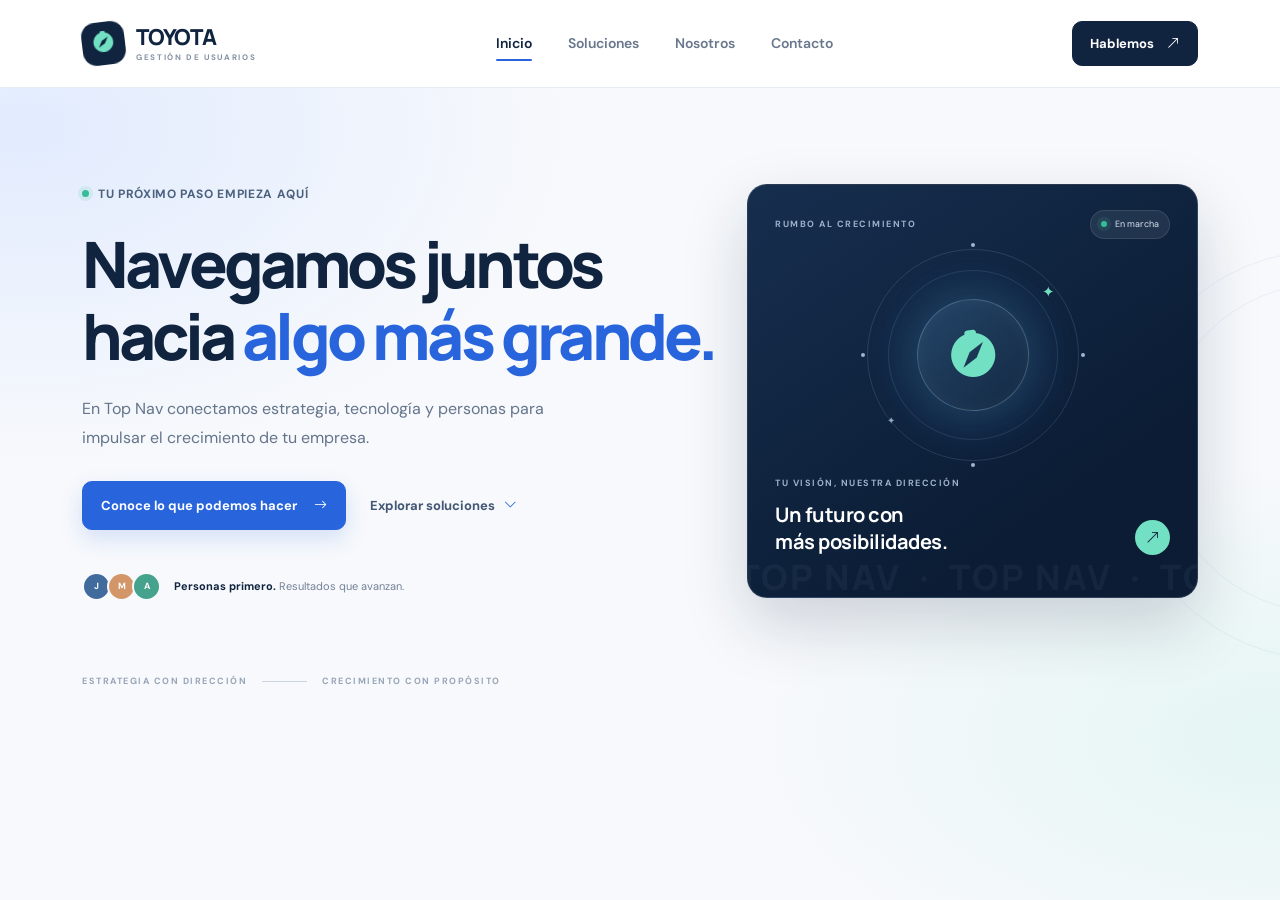
<file: src/index.html>
<!doctype html>
<html lang="es">
  <head>
    <meta charset="utf-8">
    <meta name="viewport" content="width=device-width, initial-scale=1">
    <meta name="theme-color" content="#f7f9fc">
    <meta name="description" content="Top Nav: soluciones para llevar tu empresa al siguiente nivel.">
    <title>Top Nav | Inicio</title>
    <link rel="preconnect" href="https://fonts.googleapis.com">
    <link rel="preconnect" href="https://fonts.gstatic.com" crossorigin>
    <link href="https://fonts.googleapis.com/css2?family=DM+Sans:wght@400;500;600;700&family=Manrope:wght@500;600;700;800&display=swap" rel="stylesheet">
    <link href="https://cdn.jsdelivr.net/npm/bootstrap@5.3.3/dist/css/bootstrap.min.css" rel="stylesheet">
    <link href="https://cdn.jsdelivr.net/npm/bootstrap-icons@1.11.3/font/bootstrap-icons.min.css" rel="stylesheet">
    <link href="assets/css/styles.css" rel="stylesheet">
  </head>
  <body>
    <header id="navbar-container" aria-live="polite"></header>

    <main>
      <section class="hero-section" id="inicio">
        <div class="hero-glow hero-glow-one" aria-hidden="true"></div>
        <div class="hero-glow hero-glow-two" aria-hidden="true"></div>
        <div class="container position-relative">
          <div class="row align-items-center gy-5">
            <div class="col-lg-7">
              <span class="eyebrow"><span class="eyebrow-dot"></span> Tu próximo paso empieza aquí</span>
              <h1>Navegamos juntos<br>hacia <span>algo más grande.</span></h1>
              <p class="hero-description">
                En Top Nav conectamos estrategia, tecnología y personas para impulsar el crecimiento de tu empresa.
              </p>
              <div class="hero-actions" id="contacto">
                <a class="btn btn-primary hero-primary-btn" href="#soluciones">
                  Conoce lo que podemos hacer
                  <i class="bi bi-arrow-right" aria-hidden="true"></i>
                </a>
                <a class="hero-secondary-link" href="#soluciones">
                  Explorar soluciones <i class="bi bi-chevron-down" aria-hidden="true"></i>
                </a>
              </div>
              <div class="trust-note">
                <div class="trust-avatars" aria-hidden="true">
                  <span>J</span><span>M</span><span>A</span>
                </div>
                <p><strong>Personas primero.</strong> Resultados que avanzan.</p>
              </div>
            </div>

            <div class="col-lg-5">
              <div class="hero-card" id="soluciones">
                <div class="hero-card-topline">
                  <span class="card-label">RUMBO AL CRECIMIENTO</span>
                  <span class="status-pill"><span></span> En marcha</span>
                </div>
                <div class="compass-art" aria-hidden="true">
                  <div class="compass-ring compass-ring-outer"></div>
                  <div class="compass-ring compass-ring-inner"></div>
                  <div class="compass-center"><i class="bi bi-compass-fill"></i></div>
                  <span class="compass-tick tick-top"></span>
                  <span class="compass-tick tick-right"></span>
                  <span class="compass-tick tick-bottom"></span>
                  <span class="compass-tick tick-left"></span>
                  <span class="compass-sparkle sparkle-one">✦</span>
                  <span class="compass-sparkle sparkle-two">✦</span>
                </div>
                <div class="hero-card-caption">
                  <div>
                    <span class="caption-label">TU VISIÓN, NUESTRA DIRECCIÓN</span>
                    <h2>Un futuro con<br>más posibilidades.</h2>
                  </div>
                  <span class="caption-arrow"><i class="bi bi-arrow-up-right" aria-hidden="true"></i></span>
                </div>
                <div class="card-decoration" aria-hidden="true">TOP NAV&nbsp; · &nbsp;TOP NAV&nbsp; · &nbsp;TOP NAV&nbsp; ·</div>
              </div>
            </div>
          </div>
          <div class="hero-footer" id="nosotros">
            <span>ESTRATEGIA CON DIRECCIÓN</span>
            <span class="hero-footer-line"></span>
            <span>CRECIMIENTO CON PROPÓSITO</span>
          </div>
        </div>
      </section>
    </main>

    <script src="https://cdn.jsdelivr.net/npm/bootstrap@5.3.3/dist/js/bootstrap.bundle.min.js"></script>
    <script src="assets/js/app.js"></script>
  </body>
</html>
</file>
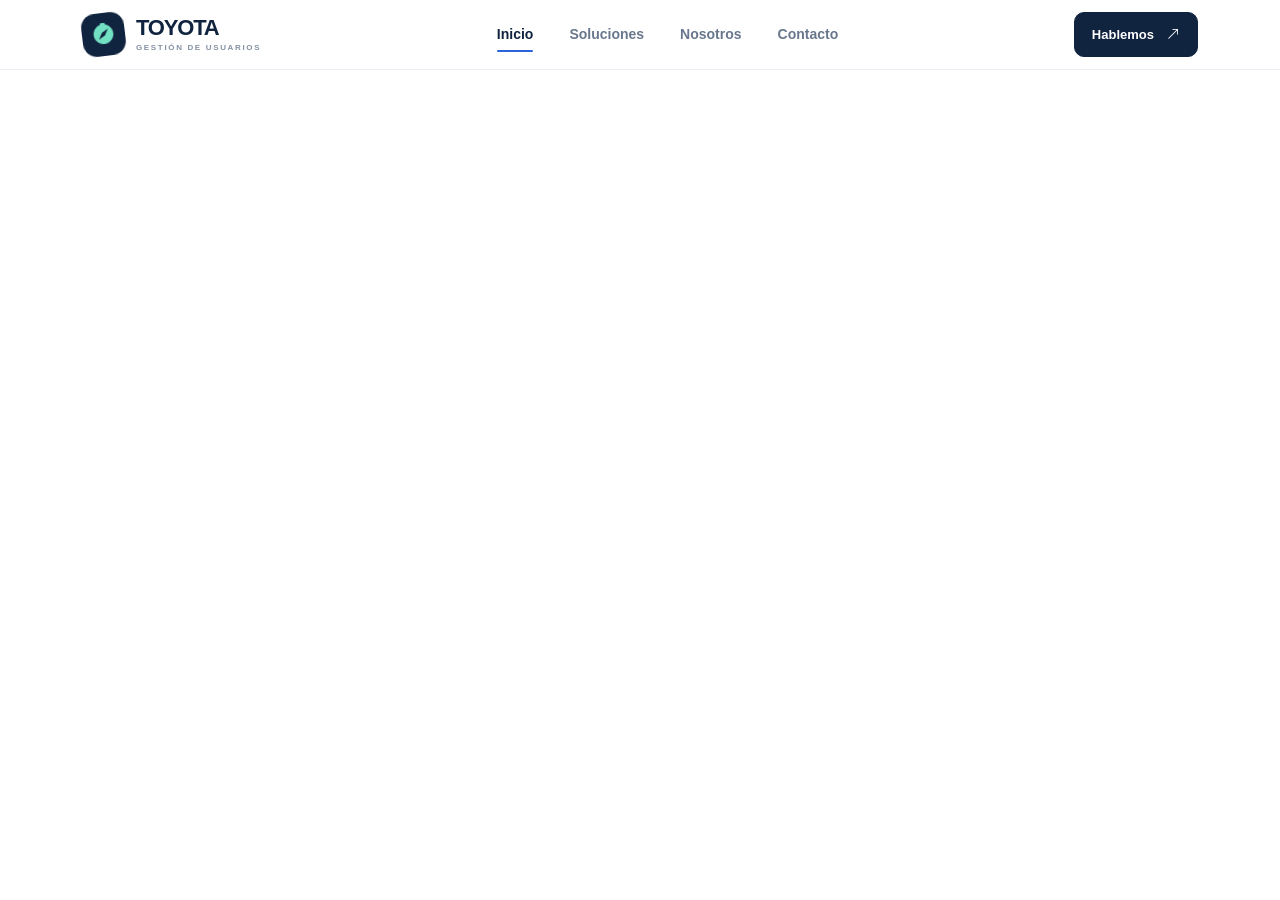
<file: src/components/navbar-frame.html>
<!doctype html>
<html lang="es">
  <head>
    <meta charset="utf-8">
    <meta name="viewport" content="width=device-width, initial-scale=1">
    <link href="https://cdn.jsdelivr.net/npm/bootstrap@5.3.3/dist/css/bootstrap.min.css" rel="stylesheet">
    <link href="https://cdn.jsdelivr.net/npm/bootstrap-icons@1.11.3/font/bootstrap-icons.min.css" rel="stylesheet">
    <link href="../assets/css/styles.css" rel="stylesheet">
    <style>
      body { overflow: hidden; background: transparent; }
      #navbar-container { min-height: 64px; }
      .topnav-navbar { min-height: 64px; }
    </style>
  </head>
  <body>
    <div id="navbar-container"></div>
    <script src="https://cdn.jsdelivr.net/npm/bootstrap@5.3.3/dist/js/bootstrap.bundle.min.js"></script>
    <script>
      const navbarContainer = document.querySelector("#navbar-container");

      async function loadNavbar() {
        try {
          const response = await fetch("./navbar.html");
          if (!response.ok) {
            throw new Error(`Error ${response.status}`);
          }

          navbarContainer.innerHTML = await response.text();
          navbarContainer.querySelectorAll("a").forEach((link) => {
            link.target = "_top";
          });
          const navbar = navbarContainer.querySelector(".topnav-navbar");
          const reportHeight = () => {
            const height = Math.ceil(navbar.getBoundingClientRect().height);
            window.parent.postMessage({ type: "navbar-height", height }, window.location.origin);
          };
          new ResizeObserver(reportHeight).observe(navbar);
          reportHeight();
        } catch (error) {
          console.error("No se pudo cargar el navbar:", error);
          navbarContainer.textContent = "No se pudo cargar la navegación.";
          window.parent.postMessage({ type: "navbar-height", height: 64 }, window.location.origin);
        }
      }

      loadNavbar();
    </script>
  </body>
</html>
</file>
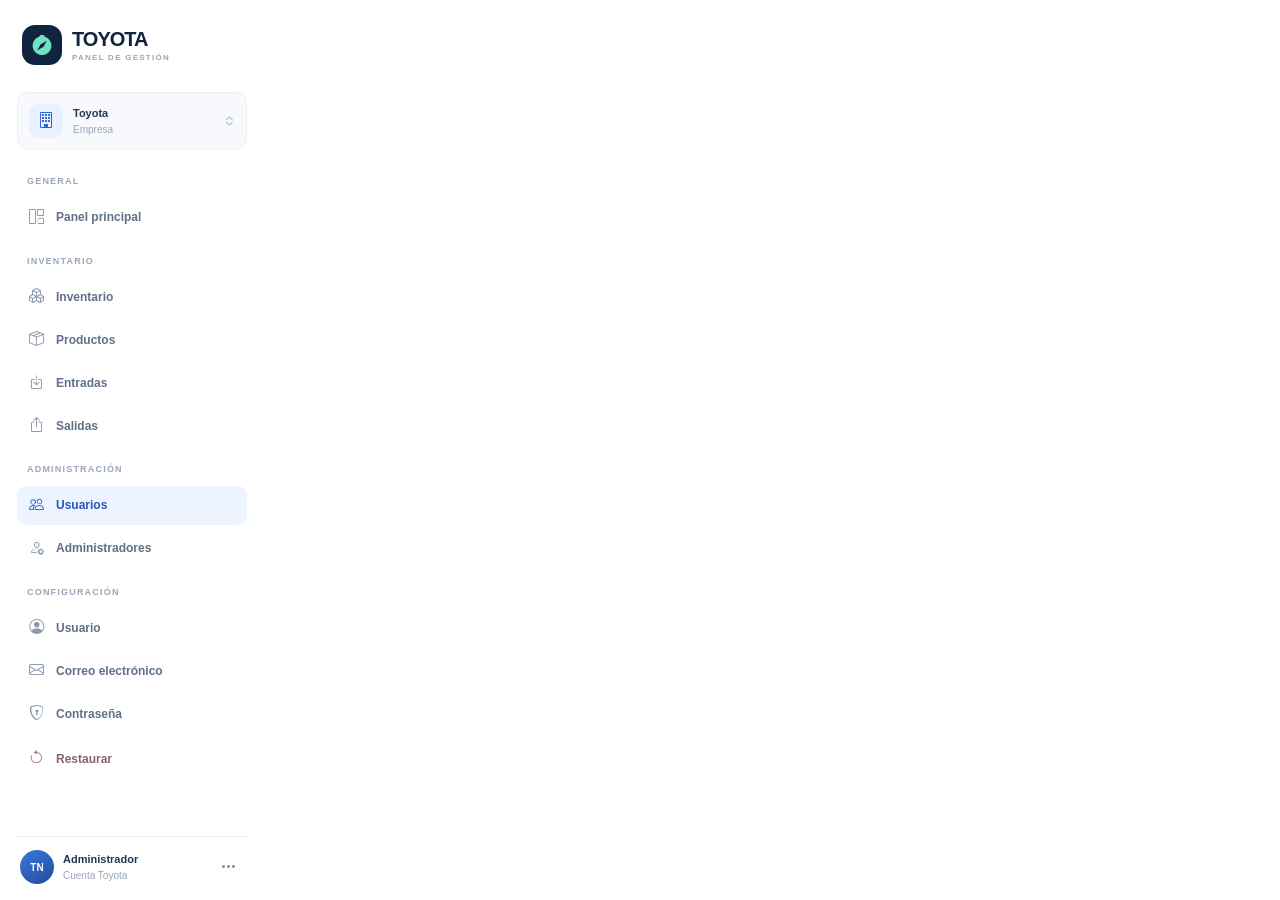
<file: src/components/sidebar-frame.html>
<!doctype html>
<html lang="es">
  <head>
    <meta charset="utf-8">
    <meta name="viewport" content="width=device-width, initial-scale=1">
    <link href="https://cdn.jsdelivr.net/npm/bootstrap@5.3.3/dist/css/bootstrap.min.css" rel="stylesheet">
    <link href="https://cdn.jsdelivr.net/npm/bootstrap-icons@1.11.3/font/bootstrap-icons.min.css" rel="stylesheet">
    <link href="../assets/css/styles.css" rel="stylesheet">
    <style>
      html, body { min-width: 0; min-height: 100%; margin: 0; }
      body { overflow: hidden; background: #fff; }
      .sidebar-mobile-toggle { display: none !important; }
      .sidebar-mobile-header { display: none !important; }
      .app-sidebar {
        position: static !important;
        display: block !important;
        width: 264px !important;
        min-height: 100vh !important;
        visibility: visible !important;
        transform: none !important;
        border: 0 !important;
      }
      .app-sidebar .sidebar-body { min-height: 100vh !important; }
      .compact-sidebar .app-sidebar { width: 100% !important; min-height: 64px !important; }
      .compact-sidebar .app-sidebar .sidebar-body {
        min-height: 64px !important;
        flex-direction: row !important;
        align-items: center;
        gap: 12px;
        padding: 8px 12px !important;
      }
      .compact-sidebar .sidebar-brand { flex: 0 0 auto; margin: 0 !important; }
      .compact-sidebar .sidebar-brand-mark { width: 36px; height: 36px; }
      .compact-sidebar .sidebar-brand-name { font-size: 17px; }
      .compact-sidebar .sidebar-brand-name small,
      .compact-sidebar .sidebar-workspace,
      .compact-sidebar .sidebar-section-label,
      .compact-sidebar .sidebar-link:not([href="../views/useradmin.html"]),
      .compact-sidebar .sidebar-account { display: none !important; }
      .compact-sidebar .sidebar-navigation { margin: 0; }
      .compact-sidebar .sidebar-link { min-height: 38px; margin: 0 !important; }
    </style>
  </head>
  <body>
    <div id="sidebar-container"></div>
    <script>
      async function loadSidebar() {
        const container = document.querySelector("#sidebar-container");
        try {
          const response = await fetch("./sidebar.html");
          if (!response.ok) {
            throw new Error(`Error ${response.status}`);
          }

          container.innerHTML = await response.text();
          container.querySelectorAll("a").forEach((link) => {
            link.target = "_top";
          });
          const usersLink = container.querySelector('a[href="../views/useradmin.html"]');
          if (usersLink) {
            container.querySelectorAll(".sidebar-link.active").forEach((link) => {
              link.classList.remove("active");
              link.removeAttribute("aria-current");
            });
            usersLink.classList.add("active");
            usersLink.setAttribute("aria-current", "page");
          }

          const updateLayout = () => {
            const isCompact = window.parent.innerWidth < 768;
            document.documentElement.classList.toggle("compact-sidebar", isCompact);
            const height = isCompact ? 64 : window.parent.innerHeight;
            window.parent.postMessage({ type: "sidebar-height", height }, window.location.origin);
          };

          window.addEventListener("message", (event) => {
            if (event.origin !== window.location.origin ||
                event.source !== window.parent ||
                event.data?.type !== "sidebar-layout") {
              return;
            }

            document.documentElement.classList.toggle("compact-sidebar", event.data.compact === true);
          });
          window.addEventListener("resize", updateLayout);
          updateLayout();
        } catch (error) {
          console.error("No se pudo cargar el sidebar:", error);
          container.textContent = "No se pudo cargar el menú lateral.";
        }
      }

      loadSidebar();
    </script>
  </body>
</html>
</file>
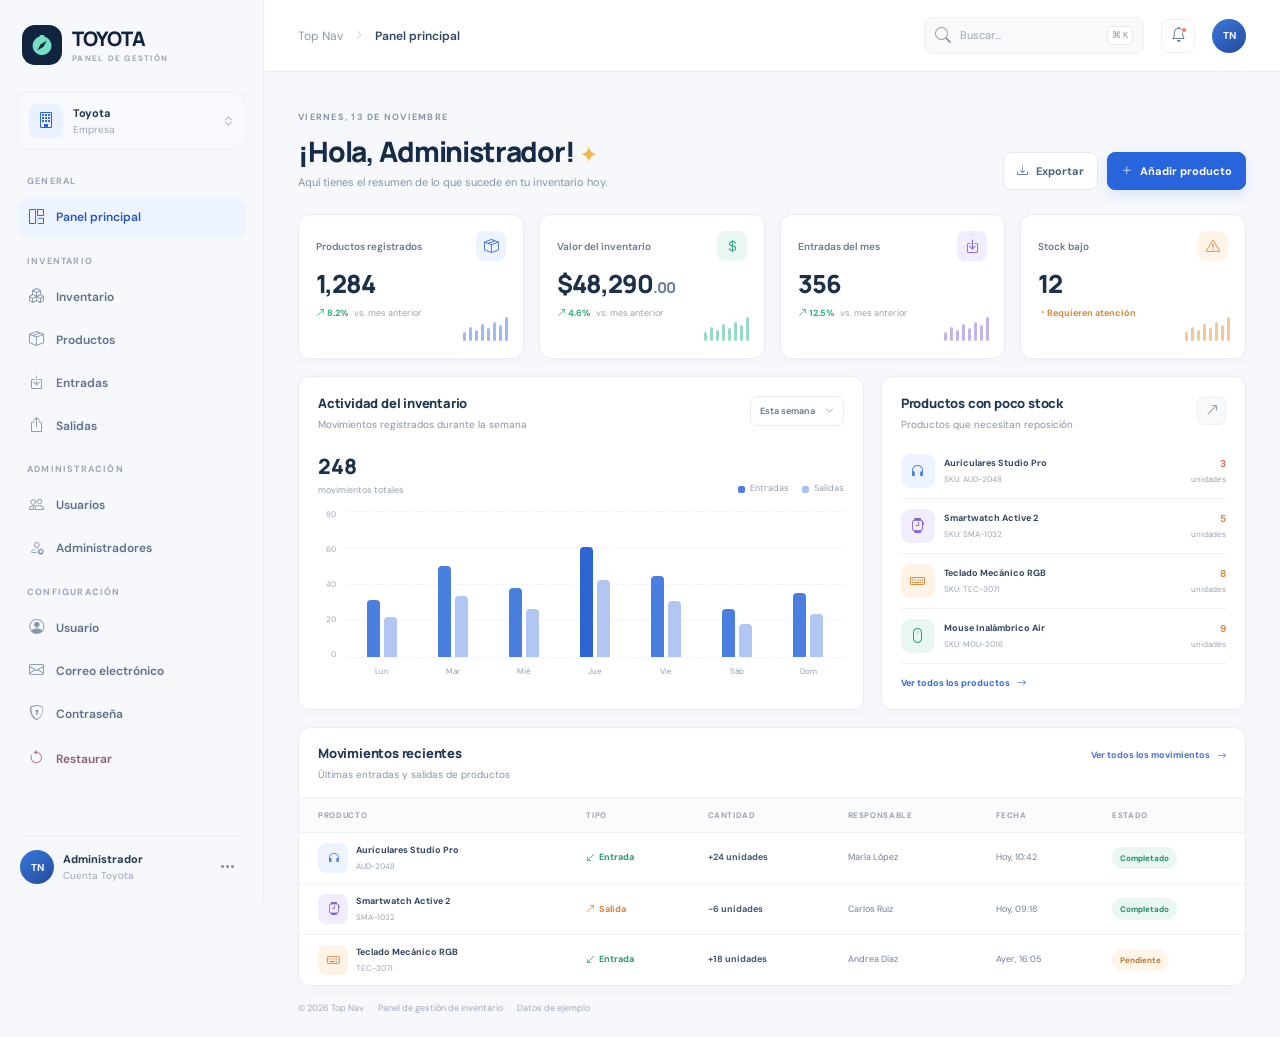
<file: src/views/dashbaard.html>
<!doctype html>
<html lang="es">
  <head>
    <meta charset="utf-8">
    <meta name="viewport" content="width=device-width, initial-scale=1">
    <meta name="theme-color" content="#f6f8fc">
    <meta name="description" content="Panel de inventario y movimientos de Top Nav.">
    <title>Panel de gestión | Top Nav</title>
    <link rel="preconnect" href="https://fonts.googleapis.com">
    <link rel="preconnect" href="https://fonts.gstatic.com" crossorigin>
    <link href="https://fonts.googleapis.com/css2?family=DM+Sans:wght@400;500;600;700&family=Manrope:wght@500;600;700;800&display=swap" rel="stylesheet">
    <link href="https://cdn.jsdelivr.net/npm/bootstrap@5.3.3/dist/css/bootstrap.min.css" rel="stylesheet">
    <link href="https://cdn.jsdelivr.net/npm/bootstrap-icons@1.11.3/font/bootstrap-icons.min.css" rel="stylesheet">
    <link href="../assets/css/styles.css" rel="stylesheet">
  </head>
  <body class="dashboard-page">
    <div class="dashboard-layout">
      <div id="sidebar-container"></div>

      <main class="dashboard-main" id="panel">
        <header class="dashboard-topbar">
          <div class="dashboard-breadcrumb">
            <span>Top Nav</span>
            <i class="bi bi-chevron-right" aria-hidden="true"></i>
            <strong>Panel principal</strong>
          </div>
          <div class="dashboard-topbar-actions">
            <label class="dashboard-search">
              <i class="bi bi-search" aria-hidden="true"></i>
              <input type="search" placeholder="Buscar..." aria-label="Buscar en el panel">
              <kbd>⌘ K</kbd>
            </label>
            <button class="dashboard-icon-button notification-button" type="button" aria-label="Notificaciones">
              <i class="bi bi-bell" aria-hidden="true"></i>
              <span></span>
            </button>
            <span class="topbar-avatar" aria-label="Administrador">TN</span>
          </div>
        </header>

        <div class="dashboard-content">
          <section class="dashboard-welcome">
            <div>
              <span class="dashboard-eyebrow">VIERNES, 13 DE NOVIEMBRE</span>
              <h1>¡Hola, Administrador! <span aria-hidden="true">✦</span></h1>
              <p>Aquí tienes el resumen de lo que sucede en tu inventario hoy.</p>
            </div>
            <div class="dashboard-main-actions">
              <button class="btn dashboard-secondary-button" type="button">
                <i class="bi bi-download" aria-hidden="true"></i> Exportar
              </button>
              <a class="btn dashboard-primary-button" href="#productos">
                <i class="bi bi-plus-lg" aria-hidden="true"></i> Añadir producto
              </a>
            </div>
          </section>

          <section class="dashboard-metrics" aria-label="Resumen del inventario">
            <article class="metric-card">
              <div class="metric-heading">
                <span>Productos registrados</span>
                <span class="metric-icon metric-icon-blue"><i class="bi bi-box-seam" aria-hidden="true"></i></span>
              </div>
              <strong class="metric-value">1,284</strong>
              <div class="metric-foot"><span class="metric-positive"><i class="bi bi-arrow-up-right"></i> 8.2%</span><span>vs. mes anterior</span></div>
              <div class="metric-sparkline sparkline-blue" aria-hidden="true"><i></i><i></i><i></i><i></i><i></i><i></i><i></i><i></i></div>
            </article>
            <article class="metric-card">
              <div class="metric-heading">
                <span>Valor del inventario</span>
                <span class="metric-icon metric-icon-green"><i class="bi bi-currency-dollar" aria-hidden="true"></i></span>
              </div>
              <strong class="metric-value">$48,290<span class="metric-cents">.00</span></strong>
              <div class="metric-foot"><span class="metric-positive"><i class="bi bi-arrow-up-right"></i> 4.6%</span><span>vs. mes anterior</span></div>
              <div class="metric-sparkline sparkline-green" aria-hidden="true"><i></i><i></i><i></i><i></i><i></i><i></i><i></i><i></i></div>
            </article>
            <article class="metric-card">
              <div class="metric-heading">
                <span>Entradas del mes</span>
                <span class="metric-icon metric-icon-violet"><i class="bi bi-box-arrow-in-down" aria-hidden="true"></i></span>
              </div>
              <strong class="metric-value">356</strong>
              <div class="metric-foot"><span class="metric-positive"><i class="bi bi-arrow-up-right"></i> 12.5%</span><span>vs. mes anterior</span></div>
              <div class="metric-sparkline sparkline-violet" aria-hidden="true"><i></i><i></i><i></i><i></i><i></i><i></i><i></i><i></i></div>
            </article>
            <article class="metric-card">
              <div class="metric-heading">
                <span>Stock bajo</span>
                <span class="metric-icon metric-icon-orange"><i class="bi bi-exclamation-triangle" aria-hidden="true"></i></span>
              </div>
              <strong class="metric-value">12</strong>
              <div class="metric-foot"><span class="metric-warning"><i class="bi bi-dot"></i> Requieren atención</span></div>
              <div class="metric-sparkline sparkline-orange" aria-hidden="true"><i></i><i></i><i></i><i></i><i></i><i></i><i></i><i></i></div>
            </article>
          </section>

          <section class="dashboard-middle-grid">
            <article class="dashboard-panel movement-panel" id="inventario">
              <div class="panel-heading">
                <div>
                  <h2>Actividad del inventario</h2>
                  <p>Movimientos registrados durante la semana</p>
                </div>
                <button class="period-select" type="button">Esta semana <i class="bi bi-chevron-down" aria-hidden="true"></i></button>
              </div>
              <div class="chart-summary">
                <div><strong>248</strong><span>movimientos totales</span></div>
                <div class="chart-legend"><span><i class="legend-entry"></i> Entradas</span><span><i class="legend-exit"></i> Salidas</span></div>
              </div>
              <div class="activity-chart" role="img" aria-label="Gráfico de barras comparando entradas y salidas de lunes a domingo">
                <div class="chart-y-labels"><span>80</span><span>60</span><span>40</span><span>20</span><span>0</span></div>
                <div class="chart-plot">
                  <div class="chart-gridlines"><i></i><i></i><i></i><i></i><i></i></div>
                  <div class="chart-days">
                    <div class="chart-day"><div class="bar-pair"><i style="height: 43%"></i><i style="height: 30%"></i></div><span>Lun</span></div>
                    <div class="chart-day"><div class="bar-pair"><i style="height: 68%"></i><i style="height: 46%"></i></div><span>Mar</span></div>
                    <div class="chart-day"><div class="bar-pair"><i style="height: 52%"></i><i style="height: 36%"></i></div><span>Mié</span></div>
                    <div class="chart-day"><div class="bar-pair"><i style="height: 83%"></i><i style="height: 58%"></i></div><span>Jue</span></div>
                    <div class="chart-day"><div class="bar-pair"><i style="height: 61%"></i><i style="height: 42%"></i></div><span>Vie</span></div>
                    <div class="chart-day"><div class="bar-pair"><i style="height: 36%"></i><i style="height: 25%"></i></div><span>Sáb</span></div>
                    <div class="chart-day"><div class="bar-pair"><i style="height: 48%"></i><i style="height: 32%"></i></div><span>Dom</span></div>
                  </div>
                </div>
              </div>
            </article>

            <article class="dashboard-panel stock-panel" id="productos">
              <div class="panel-heading">
                <div>
                  <h2>Productos con poco stock</h2>
                  <p>Productos que necesitan reposición</p>
                </div>
                <a class="panel-link" href="#productos" aria-label="Ver todos los productos"><i class="bi bi-arrow-up-right"></i></a>
              </div>
              <div class="stock-list">
                <div class="stock-item">
                  <span class="product-thumb product-thumb-blue"><i class="bi bi-headphones"></i></span>
                  <span class="stock-product"><strong>Auriculares Studio Pro</strong><small>SKU: AUD-2048</small></span>
                  <span class="stock-quantity stock-critical"><strong>3</strong><small>unidades</small></span>
                </div>
                <div class="stock-item">
                  <span class="product-thumb product-thumb-purple"><i class="bi bi-smartwatch"></i></span>
                  <span class="stock-product"><strong>Smartwatch Active 2</strong><small>SKU: SMA-1032</small></span>
                  <span class="stock-quantity stock-low"><strong>5</strong><small>unidades</small></span>
                </div>
                <div class="stock-item">
                  <span class="product-thumb product-thumb-orange"><i class="bi bi-keyboard"></i></span>
                  <span class="stock-product"><strong>Teclado Mecánico RGB</strong><small>SKU: TEC-3071</small></span>
                  <span class="stock-quantity stock-low"><strong>8</strong><small>unidades</small></span>
                </div>
                <div class="stock-item">
                  <span class="product-thumb product-thumb-green"><i class="bi bi-mouse"></i></span>
                  <span class="stock-product"><strong>Mouse Inalámbrico Air</strong><small>SKU: MOU-2016</small></span>
                  <span class="stock-quantity stock-low"><strong>9</strong><small>unidades</small></span>
                </div>
              </div>
              <a class="stock-all-link" href="#productos">Ver todos los productos <i class="bi bi-arrow-right"></i></a>
            </article>
          </section>

          <section class="dashboard-panel recent-panel" id="entradas">
            <div class="panel-heading recent-heading">
              <div>
                <h2>Movimientos recientes</h2>
                <p>Últimas entradas y salidas de productos</p>
              </div>
              <a class="panel-link-text" href="#salidas">Ver todos los movimientos <i class="bi bi-arrow-right"></i></a>
            </div>
            <div class="table-responsive">
              <table class="table dashboard-table align-middle mb-0">
                <thead>
                  <tr><th scope="col">PRODUCTO</th><th scope="col">TIPO</th><th scope="col">CANTIDAD</th><th scope="col">RESPONSABLE</th><th scope="col">FECHA</th><th scope="col">ESTADO</th></tr>
                </thead>
                <tbody>
                  <tr>
                    <td><span class="table-product-icon product-thumb-blue"><i class="bi bi-headphones"></i></span><span class="table-product-copy"><strong>Auriculares Studio Pro</strong><small>AUD-2048</small></span></td>
                    <td><span class="movement-type movement-in"><i class="bi bi-arrow-down-left"></i> Entrada</span></td>
                    <td class="quantity-cell">+24 unidades</td><td>María López</td><td>Hoy, 10:42</td><td><span class="movement-status status-complete">Completado</span></td>
                  </tr>
                  <tr id="salidas">
                    <td><span class="table-product-icon product-thumb-purple"><i class="bi bi-smartwatch"></i></span><span class="table-product-copy"><strong>Smartwatch Active 2</strong><small>SMA-1032</small></span></td>
                    <td><span class="movement-type movement-out"><i class="bi bi-arrow-up-right"></i> Salida</span></td>
                    <td class="quantity-cell">−6 unidades</td><td>Carlos Ruiz</td><td>Hoy, 09:18</td><td><span class="movement-status status-complete">Completado</span></td>
                  </tr>
                  <tr>
                    <td><span class="table-product-icon product-thumb-orange"><i class="bi bi-keyboard"></i></span><span class="table-product-copy"><strong>Teclado Mecánico RGB</strong><small>TEC-3071</small></span></td>
                    <td><span class="movement-type movement-in"><i class="bi bi-arrow-down-left"></i> Entrada</span></td>
                    <td class="quantity-cell">+18 unidades</td><td>Andrea Díaz</td><td>Ayer, 16:05</td><td><span class="movement-status status-pending">Pendiente</span></td>
                  </tr>
                </tbody>
              </table>
            </div>
          </section>
          <footer class="dashboard-footer">© 2026 Top Nav <span>·</span> Panel de gestión de inventario <span>·</span> Datos de ejemplo</footer>
        </div>
      </main>
    </div>

    <script src="https://cdn.jsdelivr.net/npm/bootstrap@5.3.3/dist/js/bootstrap.bundle.min.js"></script>
    <script src="../assets/js/app.js"></script>
  </body>
</html>
</file>
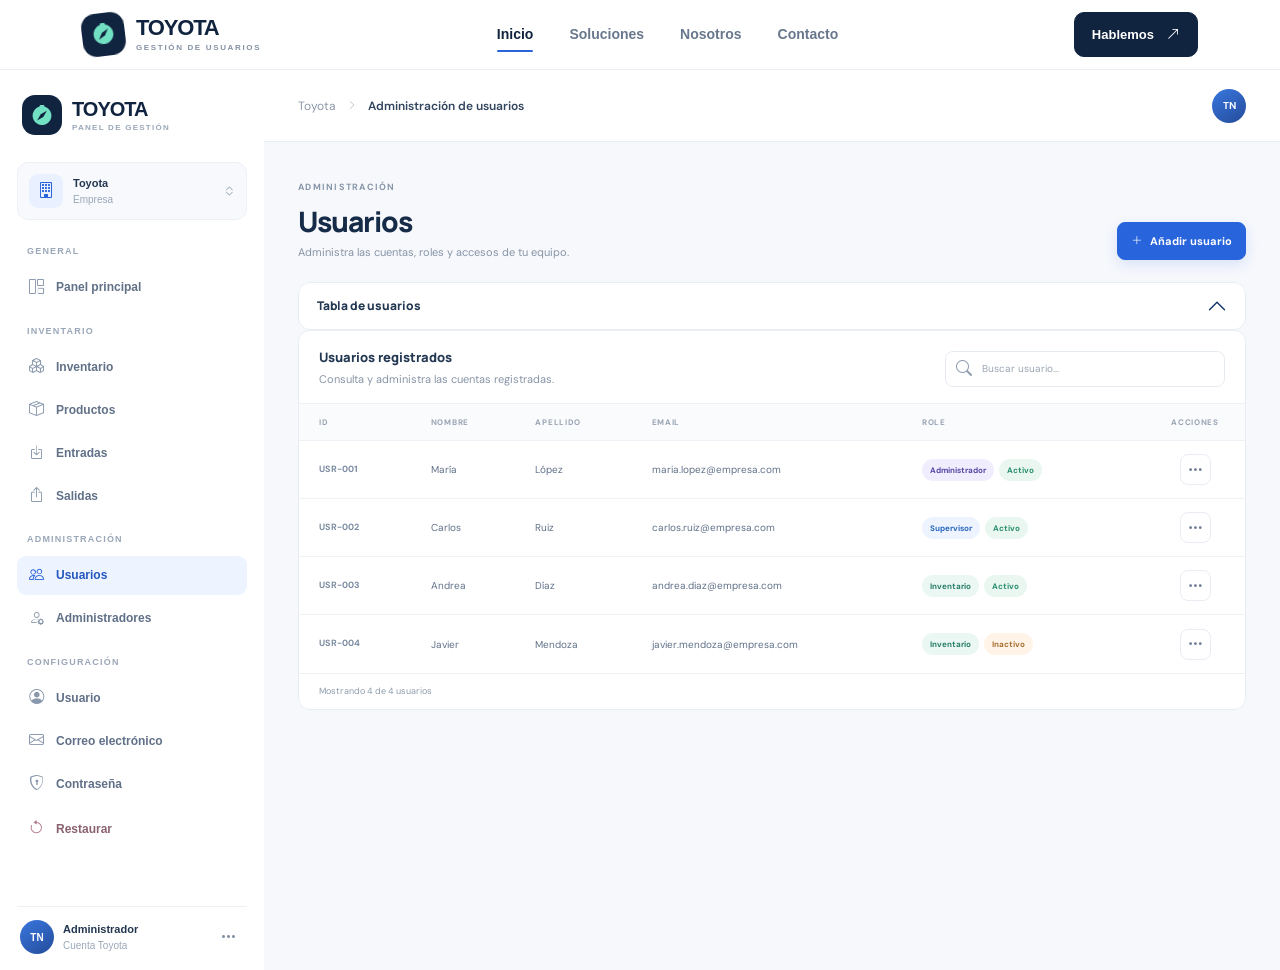
<file: src/views/useradmin.html>
<!doctype html>
<html lang="es">
  <head>
    <meta charset="utf-8">
    <meta name="viewport" content="width=device-width, initial-scale=1">
    <meta name="theme-color" content="#f6f8fc">
    <meta name="description" content="Administración de usuarios de Toyota.">
    <title>Administración de usuarios | Toyota</title>
    <link rel="preconnect" href="https://fonts.googleapis.com">
    <link rel="preconnect" href="https://fonts.gstatic.com" crossorigin>
    <link href="https://fonts.googleapis.com/css2?family=DM+Sans:wght@400;500;600;700&family=Manrope:wght@500;600;700;800&display=swap" rel="stylesheet">
    <link href="https://cdn.jsdelivr.net/npm/bootstrap@5.3.3/dist/css/bootstrap.min.css" rel="stylesheet">
    <link href="https://cdn.jsdelivr.net/npm/bootstrap-icons@1.11.3/font/bootstrap-icons.min.css" rel="stylesheet">
    <link href="../assets/css/styles.css" rel="stylesheet">
  </head>
  <body class="dashboard-page">
    <iframe
      class="users-navbar-frame"
      id="users-navbar-frame"
      src="../components/navbar-frame.html"
      title="Navegación principal"
      scrolling="no"
    ></iframe>
    <div class="dashboard-layout">
      <iframe
        class="users-sidebar-frame"
        id="users-sidebar-frame"
        src="../components/sidebar-frame.html"
        title="Menú lateral"
        scrolling="no"
      ></iframe>
      <main class="dashboard-main">
        <header class="dashboard-topbar">
          <div class="dashboard-breadcrumb">
            <span>Toyota</span>
            <i class="bi bi-chevron-right" aria-hidden="true"></i>
            <strong>Administración de usuarios</strong>
          </div>
          <div class="dashboard-topbar-actions">
            <span class="topbar-avatar" aria-label="Administrador">TN</span>
          </div>
        </header>
        <div class="users-page-content" id="userlist-container">
          <p class="users-loading" role="status">Cargando usuarios...</p>
        </div>
      </main>
    </div>
    <script src="https://cdn.jsdelivr.net/npm/bootstrap@5.3.3/dist/js/bootstrap.bundle.min.js"></script>
    <script src="../assets/js/users.js"></script>
    <script>
      const usersNavbarFrame = document.querySelector("#users-navbar-frame");
      const usersSidebarFrame = document.querySelector("#users-sidebar-frame");

      function updateUsersSidebarFrameLayout() {
        const isCompact = window.innerWidth < 768;
        usersSidebarFrame.style.height = isCompact ? "64px" : `${window.innerHeight}px`;
        usersSidebarFrame.contentWindow.postMessage(
          { type: "sidebar-layout", compact: isCompact },
          window.location.origin,
        );
      }

      usersSidebarFrame.addEventListener("load", updateUsersSidebarFrameLayout);
      window.addEventListener("resize", updateUsersSidebarFrameLayout);
      updateUsersSidebarFrameLayout();

      window.addEventListener("message", (event) => {
        if (event.origin !== window.location.origin) {
          return;
        }

        if (event.source === usersNavbarFrame.contentWindow &&
            event.data?.type === "navbar-height" &&
            Number.isFinite(event.data.height)) {
          usersNavbarFrame.style.height = `${Math.max(64, Math.min(event.data.height, 500))}px`;
        } else if (event.source === usersSidebarFrame.contentWindow &&
                   event.data?.type === "sidebar-height" &&
                   Number.isFinite(event.data.height)) {
          const maxHeight = window.innerWidth < 768 ? 64 : 1200;
          usersSidebarFrame.style.height = `${Math.max(64, Math.min(event.data.height, maxHeight))}px`;
        }
      });
    </script>
  </body>
</html>
</file>
<file: src/assets/css/styles.css>
:root {
  color-scheme: light;
  --navy: #10233f;
  --navy-deep: #0b1c34;
  --blue: #2864dc;
  --mint: #72e0c2;
  --muted: #64748b;
  --surface: #f7f9fc;
  --font-body: "DM Sans", sans-serif;
  --font-heading: "Manrope", sans-serif;
}

* {
  box-sizing: border-box;
}

body {
  margin: 0;
  color: var(--navy);
  background: var(--surface);
  font-family: var(--font-body);
}

.topnav-navbar {
  position: relative;
  z-index: 5;
  min-height: 88px;
  background: rgba(255, 255, 255, 0.94);
  border-bottom: 1px solid #e8edf4;
  backdrop-filter: blur(14px);
}

.topnav-brand {
  display: inline-flex;
  align-items: center;
  gap: 11px;
  margin-right: 0;
}

.topnav-brand-mark {
  display: grid;
  width: 43px;
  height: 43px;
  color: var(--mint);
  background: var(--navy);
  border-radius: 14px;
  font-size: 21px;
  place-items: center;
  transform: rotate(-7deg);
}

.topnav-brand-copy {
  display: grid;
  line-height: 1;
}

.topnav-brand-copy strong {
  color: var(--navy);
  font-family: var(--font-heading);
  font-size: 22px;
  font-weight: 800;
  letter-spacing: -1.2px;
}

.topnav-brand-copy strong span {
  color: var(--blue);
}

.topnav-brand-copy small {
  margin-top: 5px;
  color: #8491a4;
  font-size: 8px;
  font-weight: 700;
  letter-spacing: 1.65px;
}

.topnav-navbar .navbar-nav {
  gap: 8px;
}

.topnav-navbar .nav-link {
  position: relative;
  padding: 10px 14px !important;
  color: #68778c;
  font-size: 14px;
  font-weight: 600;
  transition: color 160ms ease;
}

.topnav-navbar .nav-link:hover,
.topnav-navbar .nav-link.active {
  color: var(--navy);
}

.topnav-navbar .nav-link.active::after {
  position: absolute;
  right: 14px;
  bottom: 3px;
  left: 14px;
  height: 2px;
  background: var(--blue);
  border-radius: 2px;
  content: "";
}

.topnav-contact-btn {
  display: inline-flex;
  align-items: center;
  gap: 13px;
  padding: 12px 17px;
  color: #fff;
  background: var(--navy);
  border: 1px solid var(--navy);
  border-radius: 10px;
  font-size: 13px;
  font-weight: 700;
  transition: background 160ms ease, transform 160ms ease;
}

.topnav-contact-btn:hover {
  color: #fff;
  background: var(--blue);
  border-color: var(--blue);
  transform: translateY(-1px);
}

.topnav-toggler {
  border: 0;
  box-shadow: none !important;
}

.hero-section {
  position: relative;
  min-height: calc(100vh - 88px);
  padding: 92px 0 29px;
  overflow: hidden;
  background:
    radial-gradient(ellipse at 2% 5%, rgba(216, 229, 255, 0.68), transparent 31%),
    radial-gradient(ellipse at 100% 80%, rgba(220, 244, 239, 0.7), transparent 29%),
    var(--surface);
}

.hero-glow {
  position: absolute;
  width: 410px;
  height: 410px;
  border: 1px solid rgba(40, 100, 220, 0.07);
  border-radius: 50%;
  pointer-events: none;
}

.hero-glow-one {
  top: 20%;
  right: -250px;
}

.hero-glow-two {
  top: 24%;
  right: -210px;
  width: 330px;
  height: 330px;
}

.eyebrow {
  display: inline-flex;
  align-items: center;
  gap: 9px;
  margin-bottom: 25px;
  color: #4b617e;
  font-size: 12px;
  font-weight: 700;
  letter-spacing: 0.65px;
  text-transform: uppercase;
}

.eyebrow-dot,
.status-pill span {
  width: 7px;
  height: 7px;
  background: #35bd9a;
  border-radius: 50%;
  box-shadow: 0 0 0 4px rgba(53, 189, 154, 0.13);
}

.hero-section h1 {
  margin: 0;
  color: var(--navy);
  font-family: var(--font-heading);
  font-size: clamp(42px, 5vw, 66px);
  font-weight: 800;
  letter-spacing: -3.8px;
  line-height: 1.13;
}

.hero-section h1 span {
  color: var(--blue);
}

.hero-description {
  max-width: 485px;
  margin: 23px 0 28px;
  color: var(--muted);
  font-size: 16px;
  line-height: 1.8;
}

.hero-actions {
  display: flex;
  flex-wrap: wrap;
  align-items: center;
  gap: 24px;
}

.hero-primary-btn {
  display: inline-flex;
  align-items: center;
  gap: 17px;
  padding: 14px 18px;
  background: var(--blue);
  border-color: var(--blue);
  border-radius: 10px;
  box-shadow: 0 9px 22px rgba(40, 100, 220, 0.17);
  font-size: 13px;
  font-weight: 700;
}

.hero-primary-btn:hover {
  background: #1d53c3;
  border-color: #1d53c3;
  transform: translateY(-1px);
}

.hero-secondary-link {
  color: #425774;
  font-size: 13px;
  font-weight: 700;
  text-decoration: none;
}

.hero-secondary-link i {
  margin-left: 6px;
  color: var(--blue);
}

.trust-note {
  display: flex;
  align-items: center;
  gap: 13px;
  margin-top: 42px;
}

.trust-avatars {
  display: flex;
  padding-left: 4px;
}

.trust-avatars span {
  display: grid;
  width: 29px;
  height: 29px;
  margin-left: -4px;
  color: #fff;
  background: #416a9d;
  border: 2px solid var(--surface);
  border-radius: 50%;
  font-size: 9px;
  font-weight: 700;
  place-items: center;
}

.trust-avatars span:nth-child(2) {
  background: #d29669;
}

.trust-avatars span:nth-child(3) {
  background: #45a28c;
}

.trust-note p {
  margin: 0;
  color: #738197;
  font-size: 11px;
}

.trust-note strong {
  color: var(--navy);
}

.hero-card {
  position: relative;
  min-height: 414px;
  padding: 25px 27px 22px;
  overflow: hidden;
  color: #fff;
  background:
    radial-gradient(circle at 50% 42%, rgba(45, 98, 164, 0.36), transparent 31%),
    linear-gradient(145deg, #162e4e, var(--navy-deep) 75%);
  border: 1px solid rgba(255, 255, 255, 0.12);
  border-radius: 20px;
  box-shadow: 0 26px 65px rgba(16, 35, 63, 0.18);
}

.hero-card-topline,
.hero-card-caption {
  position: relative;
  z-index: 2;
  display: flex;
  align-items: center;
  justify-content: space-between;
}

.card-label,
.caption-label {
  color: #9db1ca;
  font-size: 9px;
  font-weight: 700;
  letter-spacing: 1.5px;
}

.status-pill {
  display: inline-flex;
  align-items: center;
  gap: 8px;
  padding: 7px 10px;
  color: #d8e6f4;
  background: rgba(255, 255, 255, 0.08);
  border: 1px solid rgba(255, 255, 255, 0.1);
  border-radius: 20px;
  font-size: 9px;
}

.status-pill span {
  width: 6px;
  height: 6px;
}

.compass-art {
  position: relative;
  display: grid;
  width: 224px;
  height: 224px;
  margin: 4px auto -4px;
  place-items: center;
}

.compass-ring {
  position: absolute;
  border: 1px solid rgba(183, 210, 242, 0.15);
  border-radius: 50%;
}

.compass-ring-outer {
  inset: 6px;
}

.compass-ring-inner {
  inset: 27px;
  border-color: rgba(183, 210, 242, 0.12);
}

.compass-center {
  display: grid;
  width: 112px;
  height: 112px;
  color: var(--mint);
  background: linear-gradient(145deg, #244568, #132943);
  border: 1px solid rgba(173, 211, 235, 0.28);
  border-radius: 50%;
  box-shadow: 0 0 45px rgba(91, 183, 185, 0.16), inset 0 0 20px rgba(255, 255, 255, 0.04);
  font-size: 47px;
  place-items: center;
  transform: rotate(-8deg);
}

.compass-tick {
  position: absolute;
  width: 4px;
  height: 4px;
  background: #9fb6d0;
  border-radius: 50%;
}

.tick-top { top: 0; left: calc(50% - 2px); }
.tick-right { top: calc(50% - 2px); right: 0; }
.tick-bottom { bottom: 0; left: calc(50% - 2px); }
.tick-left { top: calc(50% - 2px); left: 0; }

.compass-sparkle {
  position: absolute;
  color: var(--mint);
  font-size: 15px;
}

.sparkle-one { top: 38px; right: 30px; }
.sparkle-two { bottom: 39px; left: 26px; color: #8da7c3; font-size: 10px; }

.hero-card-caption {
  align-items: flex-end;
  padding-top: 6px;
}

.hero-card-caption h2 {
  margin: 8px 0 0;
  color: #fff;
  font-family: var(--font-heading);
  font-size: 20px;
  font-weight: 700;
  letter-spacing: -0.5px;
  line-height: 1.35;
}

.caption-arrow {
  display: grid;
  width: 35px;
  height: 35px;
  color: var(--navy);
  background: var(--mint);
  border-radius: 50%;
  font-size: 14px;
  place-items: center;
}

.card-decoration {
  position: absolute;
  right: -10px;
  bottom: -7px;
  left: -10px;
  color: rgba(188, 208, 232, 0.055);
  font-family: var(--font-heading);
  font-size: 35px;
  font-weight: 800;
  letter-spacing: 2px;
  white-space: nowrap;
}

.hero-footer {
  display: flex;
  align-items: center;
  gap: 15px;
  margin-top: 74px;
  color: #98a5b7;
  font-size: 9px;
  font-weight: 700;
  letter-spacing: 1.5px;
}

.hero-footer-line {
  width: 45px;
  height: 1px;
  background: #cbd4df;
}

@media (max-width: 991.98px) {
  .topnav-navbar .navbar-collapse {
    padding: 12px 0 20px;
  }

  .topnav-navbar .navbar-nav {
    align-items: flex-start;
    gap: 0;
    padding: 8px 0;
  }

  .topnav-navbar .nav-link.active::after {
    display: none;
  }

  .topnav-contact-btn {
    margin-top: 4px;
  }

  .hero-section {
    padding-top: 68px;
  }

  .hero-card {
    max-width: 470px;
    margin: 0 auto;
  }

  .hero-footer {
    margin-top: 49px;
  }
}

@media (max-width: 575.98px) {
  .topnav-navbar {
    min-height: 74px;
  }

  .topnav-brand-mark {
    width: 39px;
    height: 39px;
  }

  .hero-section {
    min-height: calc(100vh - 74px);
    padding: 52px 0 24px;
  }

  .hero-section h1 {
    font-size: clamp(39px, 11vw, 54px);
    letter-spacing: -2.7px;
  }

  .hero-description {
    font-size: 14px;
  }

  .hero-actions {
    align-items: flex-start;
    flex-direction: column;
    gap: 16px;
  }

  .trust-note {
    margin-top: 30px;
  }

  .hero-card {
    min-height: 376px;
    padding: 20px;
  }

  .compass-art {
    width: 195px;
    height: 195px;
  }

  .compass-center {
    width: 96px;
    height: 96px;
    font-size: 41px;
  }

  .hero-footer {
    gap: 9px;
    font-size: 7px;
    letter-spacing: 1px;
  }

  .hero-footer-line {
    width: 25px;
  }
}

.sidebar-mobile-toggle {
  display: inline-flex;
  align-items: center;
  gap: 8px;
  margin: 12px;
  color: var(--navy);
  background: #fff;
  border: 1px solid #e4eaf2;
  border-radius: 9px;
  font-size: 13px;
  font-weight: 700;
}

.sidebar-mobile-toggle:hover {
  color: var(--blue);
  border-color: #cbd9f3;
}

.app-sidebar {
  --sidebar-text: #607087;
  --sidebar-muted: #9aa7b8;
  width: 264px;
  min-height: 100vh;
  color: var(--navy);
  background: #fff;
  border-right: 1px solid #e9edf3;
}

.app-sidebar .sidebar-body {
  display: flex;
  flex-direction: column;
  min-height: 100vh;
  padding: 25px 17px 16px;
}

.sidebar-brand {
  display: inline-flex;
  align-items: center;
  gap: 10px;
  width: fit-content;
  margin: 0 0 27px 5px;
  color: var(--navy);
  text-decoration: none;
}

.sidebar-brand-mark {
  display: grid;
  width: 40px;
  height: 40px;
  color: var(--mint);
  background: var(--navy);
  border-radius: 13px;
  font-size: 20px;
  place-items: center;
}

.sidebar-brand-name {
  display: block;
  font-family: var(--font-heading);
  font-size: 20px;
  font-weight: 800;
  letter-spacing: -1px;
  line-height: 1;
}

.sidebar-brand-name > span {
  display: inline;
  color: var(--blue);
}

.sidebar-brand-name small {
  display: block;
  margin-top: 5px;
  color: var(--sidebar-muted);
  font-family: var(--font-body);
  font-size: 8px;
  font-weight: 700;
  letter-spacing: 1.25px;
}

.sidebar-workspace {
  display: flex;
  align-items: center;
  gap: 10px;
  padding: 11px;
  margin-bottom: 25px;
  background: #f7f9fc;
  border: 1px solid #edf1f6;
  border-radius: 11px;
}

.workspace-icon {
  display: grid;
  width: 34px;
  height: 34px;
  color: var(--blue);
  background: #e9f0ff;
  border-radius: 9px;
  place-items: center;
}

.sidebar-workspace > span:nth-child(2),
.account-copy {
  display: grid;
  min-width: 0;
  line-height: 1.35;
}

.sidebar-workspace strong,
.account-copy strong {
  color: #233750;
  font-size: 11px;
  font-weight: 700;
}

.sidebar-workspace small,
.account-copy small {
  margin-top: 2px;
  color: var(--sidebar-muted);
  font-size: 10px;
}

.workspace-chevron {
  margin-left: auto;
  color: var(--sidebar-muted);
  font-size: 12px;
}

.sidebar-navigation {
  display: flex;
  flex-direction: column;
  gap: 4px;
}

.sidebar-section-label {
  margin: 14px 0 5px 10px;
  color: var(--sidebar-muted);
  font-size: 9px;
  font-weight: 700;
  letter-spacing: 1.2px;
}

.sidebar-section-label:first-child {
  margin-top: 0;
}

.sidebar-link {
  display: flex;
  align-items: center;
  gap: 11px;
  min-height: 39px;
  padding: 0 11px;
  color: var(--sidebar-text);
  border-radius: 9px;
  font-size: 12px;
  font-weight: 600;
  text-decoration: none;
  transition: color 150ms ease, background 150ms ease;
}

.sidebar-link > i {
  width: 17px;
  color: #8998ac;
  font-size: 15px;
  text-align: center;
}

.sidebar-link:hover {
  color: var(--blue);
  background: #f5f8ff;
}

.sidebar-link:hover > i {
  color: var(--blue);
}

.sidebar-link.active {
  color: #2457bd;
  background: #edf3ff;
}

.sidebar-link.active > i {
  color: var(--blue);
}

.sidebar-link-restore {
  margin-top: 2px;
  color: #8a6170;
}

.sidebar-link-restore > i {
  color: #b17c8d;
}

.sidebar-link-restore:hover {
  color: #9a435c;
  background: #fff3f5;
}

.sidebar-link-restore:hover > i {
  color: #b94e69;
}

.sidebar-account {
  display: flex;
  align-items: center;
  gap: 9px;
  padding: 13px 3px 0;
  margin-top: auto;
  border-top: 1px solid #edf0f4;
}

.account-avatar {
  display: grid;
  flex: 0 0 34px;
  width: 34px;
  height: 34px;
  color: #fff;
  background: linear-gradient(145deg, #3977df, #244c9a);
  border-radius: 50%;
  font-size: 10px;
  font-weight: 700;
  place-items: center;
}

.account-copy {
  flex: 1;
}

.account-menu-button {
  display: grid;
  width: 30px;
  height: 30px;
  color: #8290a3;
  background: transparent;
  border: 0;
  border-radius: 7px;
  place-items: center;
}

.account-menu-button:hover {
  color: var(--navy);
  background: #f3f5f8;
}

@media (max-width: 991.98px) {
  .app-sidebar {
    --bs-offcanvas-width: 280px;
    min-height: 100vh;
    border: 0;
  }

  .app-sidebar .sidebar-body {
    min-height: calc(100vh - 56px);
  }

  .sidebar-mobile-header {
    padding: 17px 20px 0;
    border-bottom: 0;
  }

  .sidebar-mobile-header .offcanvas-title {
    color: var(--navy);
    font-family: var(--font-heading);
    font-size: 16px;
    font-weight: 700;
  }
}

body.dashboard-page {
  min-width: 360px;
  background: #f6f8fc;
}

.dashboard-layout {
  display: flex;
  min-height: 100vh;
}

.dashboard-main {
  flex: 1;
  min-width: 0;
}

.dashboard-topbar {
  display: flex;
  min-height: 72px;
  align-items: center;
  justify-content: space-between;
  padding: 0 34px;
  background: #fff;
  border-bottom: 1px solid #e9edf3;
}

.dashboard-breadcrumb,
.dashboard-topbar-actions {
  display: flex;
  align-items: center;
}

.dashboard-breadcrumb {
  gap: 11px;
  color: #8a97a9;
  font-size: 12px;
}

.dashboard-breadcrumb i {
  color: #b6c0cd;
  font-size: 10px;
}

.dashboard-breadcrumb strong {
  color: #31445e;
  font-weight: 600;
}

.dashboard-topbar-actions {
  gap: 17px;
}

.dashboard-search {
  display: flex;
  width: 220px;
  height: 37px;
  align-items: center;
  gap: 9px;
  padding: 0 10px;
  color: #94a0b0;
  background: #f8f9fb;
  border: 1px solid #edf0f4;
  border-radius: 8px;
}

.dashboard-search input {
  width: 100%;
  min-width: 0;
  padding: 0;
  color: #263a53;
  background: transparent;
  border: 0;
  outline: 0;
  font: inherit;
  font-size: 11px;
}

.dashboard-search input::placeholder {
  color: #9aa5b4;
}

.dashboard-search kbd {
  flex: 0 0 auto;
  padding: 2px 4px;
  color: #8d99a9;
  background: #fff;
  border: 1px solid #e6eaf0;
  border-radius: 4px;
  font-family: var(--font-body);
  font-size: 9px;
}

.dashboard-icon-button {
  position: relative;
  display: grid;
  width: 34px;
  height: 34px;
  color: #66778d;
  background: #fff;
  border: 1px solid #edf0f4;
  border-radius: 9px;
  font-size: 15px;
  place-items: center;
}

.notification-button > span {
  position: absolute;
  top: 7px;
  right: 7px;
  width: 6px;
  height: 6px;
  background: #f07867;
  border: 1px solid #fff;
  border-radius: 50%;
}

.topbar-avatar {
  display: grid;
  width: 34px;
  height: 34px;
  color: #fff;
  background: linear-gradient(145deg, #3977df, #244c9a);
  border-radius: 50%;
  font-size: 10px;
  font-weight: 700;
  place-items: center;
}

.dashboard-content {
  width: min(100%, 1500px);
  padding: 31px 34px 22px;
  margin: 0 auto;
}

.dashboard-welcome {
  display: flex;
  align-items: flex-end;
  justify-content: space-between;
  gap: 20px;
  margin-bottom: 24px;
}

.dashboard-eyebrow {
  color: #8795a8;
  font-size: 9px;
  font-weight: 700;
  letter-spacing: 1.25px;
}

.dashboard-welcome h1 {
  margin: 8px 0 5px;
  color: #152b47;
  font-family: var(--font-heading);
  font-size: clamp(22px, 2.2vw, 29px);
  font-weight: 800;
  letter-spacing: -1.15px;
}

.dashboard-welcome h1 span {
  color: #f2b84b;
  font-size: 20px;
}

.dashboard-welcome p,
.panel-heading p {
  margin: 0;
  color: #8794a6;
  font-size: 11px;
}

.dashboard-main-actions {
  display: flex;
  flex: 0 0 auto;
  gap: 9px;
}

.dashboard-secondary-button,
.dashboard-primary-button {
  display: inline-flex;
  align-items: center;
  justify-content: center;
  gap: 8px;
  min-height: 38px;
  padding: 0 13px;
  border-radius: 8px;
  font-size: 11px;
  font-weight: 700;
}

.dashboard-secondary-button {
  color: #51637a;
  background: #fff;
  border: 1px solid #e4e9f0;
}

.dashboard-secondary-button:hover {
  color: var(--navy);
  background: #f9fafc;
  border-color: #cdd6e2;
}

.dashboard-primary-button {
  color: #fff;
  background: var(--blue);
  border: 1px solid var(--blue);
  box-shadow: 0 5px 13px rgba(40, 100, 220, 0.14);
  text-decoration: none;
}

.dashboard-primary-button:hover {
  color: #fff;
  background: #1d53c3;
  border-color: #1d53c3;
}

.dashboard-metrics {
  display: grid;
  grid-template-columns: repeat(4, minmax(0, 1fr));
  gap: 15px;
  margin-bottom: 17px;
}

.metric-card,
.dashboard-panel {
  background: #fff;
  border: 1px solid #e9edf3;
  border-radius: 12px;
  box-shadow: 0 3px 12px rgba(24, 47, 77, 0.025);
}

.metric-card {
  position: relative;
  min-height: 145px;
  padding: 16px 17px 14px;
  overflow: hidden;
}

.metric-heading {
  display: flex;
  align-items: center;
  justify-content: space-between;
  gap: 8px;
  color: #68798f;
  font-size: 10px;
  font-weight: 600;
}

.metric-icon {
  display: grid;
  flex: 0 0 30px;
  width: 30px;
  height: 30px;
  border-radius: 8px;
  font-size: 14px;
  place-items: center;
}

.metric-icon-blue { color: #3970d6; background: #edf3ff; }
.metric-icon-green { color: #2da987; background: #e9f8f3; }
.metric-icon-violet { color: #8463d4; background: #f2edfc; }
.metric-icon-orange { color: #dc9140; background: #fff4e7; }

.metric-value {
  display: block;
  margin-top: 9px;
  color: #1c304a;
  font-family: var(--font-heading);
  font-size: 25px;
  font-weight: 800;
  letter-spacing: -1px;
  line-height: 1.1;
}

.metric-cents {
  color: #728198;
  font-size: 15px;
}

.metric-foot {
  display: flex;
  align-items: center;
  gap: 5px;
  margin-top: 9px;
  color: #98a3b2;
  font-size: 9px;
}

.metric-positive {
  color: #2eaa83;
  font-weight: 700;
}

.metric-warning {
  display: inline-flex;
  align-items: center;
  color: #d78a37;
  font-weight: 700;
}

.metric-sparkline {
  position: absolute;
  right: 15px;
  bottom: 17px;
  display: flex;
  height: 24px;
  align-items: flex-end;
  gap: 3px;
  opacity: 0.75;
}

.metric-sparkline i {
  display: block;
  width: 3px;
  height: 40%;
  border-radius: 3px;
}

.metric-sparkline i:nth-child(2) { height: 58%; }
.metric-sparkline i:nth-child(3) { height: 47%; }
.metric-sparkline i:nth-child(4) { height: 72%; }
.metric-sparkline i:nth-child(5) { height: 54%; }
.metric-sparkline i:nth-child(6) { height: 82%; }
.metric-sparkline i:nth-child(7) { height: 68%; }
.metric-sparkline i:nth-child(8) { height: 100%; }
.sparkline-blue i { background: #7fa4ec; }
.sparkline-green i { background: #76cdb5; }
.sparkline-violet i { background: #b09be3; }
.sparkline-orange i { background: #e8ba7c; }

.dashboard-middle-grid {
  display: grid;
  grid-template-columns: minmax(0, 1.55fr) minmax(300px, 1fr);
  gap: 17px;
  margin-bottom: 17px;
}

.dashboard-panel {
  min-width: 0;
  padding: 19px;
}

.panel-heading {
  display: flex;
  align-items: flex-start;
  justify-content: space-between;
  gap: 12px;
}

.panel-heading h2 {
  margin: 0 0 5px;
  color: #223751;
  font-family: var(--font-heading);
  font-size: 13px;
  font-weight: 800;
  letter-spacing: -0.2px;
}

.panel-heading p {
  font-size: 10px;
}

.period-select {
  display: inline-flex;
  align-items: center;
  gap: 10px;
  min-height: 30px;
  padding: 0 9px;
  color: #62748b;
  background: #fff;
  border: 1px solid #e8edf3;
  border-radius: 7px;
  font-size: 9px;
  font-weight: 600;
}

.period-select i {
  color: #8f9bad;
}

.chart-summary {
  display: flex;
  align-items: flex-end;
  justify-content: space-between;
  margin-top: 19px;
}

.chart-summary > div:first-child {
  display: grid;
  gap: 2px;
}

.chart-summary strong {
  color: #1d3049;
  font-family: var(--font-heading);
  font-size: 21px;
  font-weight: 800;
}

.chart-summary span {
  color: #96a1b0;
  font-size: 9px;
}

.chart-legend {
  display: flex;
  gap: 13px;
  padding-bottom: 2px;
}

.chart-legend span {
  display: inline-flex;
  align-items: center;
  gap: 5px;
}

.chart-legend i {
  width: 7px;
  height: 7px;
  border-radius: 2px;
}

.legend-entry { background: #4a7fe0; }
.legend-exit { background: #a9c0f1; }

.activity-chart {
  display: flex;
  height: 169px;
  gap: 10px;
  margin-top: 10px;
}

.chart-y-labels {
  display: flex;
  flex: 0 0 18px;
  flex-direction: column;
  justify-content: space-between;
  padding: 0 0 17px;
  color: #a1abba;
  font-size: 8px;
  text-align: right;
}

.chart-plot {
  position: relative;
  flex: 1;
  min-width: 0;
}

.chart-gridlines {
  position: absolute;
  inset: 3px 0 19px;
  display: flex;
  flex-direction: column;
  justify-content: space-between;
}

.chart-gridlines i {
  display: block;
  border-top: 1px dashed #edf0f5;
}

.chart-days {
  position: absolute;
  inset: 3px 0 0;
  display: grid;
  grid-template-columns: repeat(7, 1fr);
}

.chart-day {
  z-index: 1;
  display: flex;
  flex-direction: column;
  align-items: center;
  justify-content: flex-end;
  gap: 8px;
  color: #929eaf;
  font-size: 8px;
}

.bar-pair {
  display: flex;
  width: min(30px, 70%);
  height: 133px;
  align-items: flex-end;
  gap: 4px;
}

.bar-pair i {
  display: block;
  flex: 1;
  min-height: 5px;
  background: #4a7fe0;
  border-radius: 4px 4px 0 0;
}

.bar-pair i + i {
  background: #b1c6f2;
}

.chart-day:nth-child(4) .bar-pair i:first-child {
  background: #2d66d2;
}

.stock-panel {
  display: flex;
  flex-direction: column;
}

.panel-link {
  display: grid;
  flex: 0 0 29px;
  width: 29px;
  height: 29px;
  color: #7a8aa0;
  background: #f8f9fb;
  border: 1px solid #edf0f4;
  border-radius: 7px;
  font-size: 12px;
  place-items: center;
  text-decoration: none;
}

.panel-link:hover {
  color: var(--blue);
  background: #edf3ff;
}

.stock-list {
  display: grid;
  margin-top: 12px;
}

.stock-item {
  display: flex;
  min-width: 0;
  align-items: center;
  gap: 9px;
  padding: 10px 0;
  border-bottom: 1px solid #f0f2f6;
}

.product-thumb {
  display: grid;
  flex: 0 0 34px;
  width: 34px;
  height: 34px;
  border-radius: 9px;
  font-size: 15px;
  place-items: center;
}

.product-thumb-blue { color: #4a7ddd; background: #edf3ff; }
.product-thumb-purple { color: #8565cf; background: #f2edfc; }
.product-thumb-orange { color: #d98a40; background: #fff3e5; }
.product-thumb-green { color: #299879; background: #e8f7f1; }

.stock-product {
  display: grid;
  flex: 1;
  min-width: 0;
  gap: 3px;
}

.stock-product strong,
.table-product-copy strong {
  overflow: hidden;
  color: #34465e;
  font-size: 9px;
  font-weight: 700;
  text-overflow: ellipsis;
  white-space: nowrap;
}

.stock-product small,
.table-product-copy small {
  color: #99a4b2;
  font-size: 8px;
}

.stock-quantity {
  display: grid;
  flex: 0 0 auto;
  gap: 2px;
  text-align: right;
}

.stock-quantity strong {
  font-size: 10px;
}

.stock-quantity small {
  color: #99a4b2;
  font-size: 8px;
}

.stock-critical strong { color: #dd6d67; }
.stock-low strong { color: #d38b3c; }

.stock-all-link {
  display: inline-flex;
  align-items: center;
  gap: 7px;
  margin-top: auto;
  padding-top: 13px;
  color: #376bd0;
  font-size: 9px;
  font-weight: 700;
  text-decoration: none;
}

.stock-all-link:hover,
.panel-link-text:hover {
  color: #174eae;
}

.recent-panel {
  padding: 18px 0 0;
  overflow: hidden;
}

.recent-heading {
  padding: 0 19px 15px;
}

.panel-link-text {
  display: inline-flex;
  align-items: center;
  gap: 7px;
  padding-top: 3px;
  color: #4774c9;
  font-size: 9px;
  font-weight: 700;
  text-decoration: none;
}

.dashboard-table {
  min-width: 720px;
  border-top: 1px solid #eef1f5;
}

.dashboard-table thead th {
  padding: 11px 15px;
  color: #98a3b2;
  background: #fafbfd;
  border-bottom: 1px solid #eef1f5;
  font-size: 8px;
  font-weight: 700;
  letter-spacing: 0.65px;
  white-space: nowrap;
}

.dashboard-table thead th:first-child,
.dashboard-table tbody td:first-child {
  padding-left: 19px;
}

.dashboard-table tbody td {
  padding: 10px 15px;
  color: #718096;
  border-bottom: 1px solid #f0f2f6;
  font-size: 9px;
  white-space: nowrap;
}

.dashboard-table tbody tr:last-child td {
  border-bottom: 0;
}

.dashboard-table tbody td:first-child {
  display: flex;
  align-items: center;
  gap: 8px;
}

.table-product-icon {
  display: grid;
  flex: 0 0 30px;
  width: 30px;
  height: 30px;
  border-radius: 8px;
  font-size: 13px;
  place-items: center;
}

.table-product-copy {
  display: grid;
  gap: 3px;
}

.table-product-copy strong {
  max-width: 150px;
}

.movement-type {
  display: inline-flex;
  align-items: center;
  gap: 4px;
  font-weight: 700;
}

.movement-in { color: #269b77; }
.movement-out { color: #d7853d; }

.quantity-cell {
  color: #455970 !important;
  font-weight: 700;
}

.movement-status {
  display: inline-block;
  padding: 5px 8px;
  border-radius: 20px;
  font-size: 8px;
  font-weight: 700;
}

.status-complete {
  color: #258d6d;
  background: #eaf7f1;
}

.status-pending {
  color: #b87b2e;
  background: #fff5e8;
}

.dashboard-footer {
  padding: 16px 0 0;
  color: #a0aaba;
  font-size: 9px;
}

.dashboard-footer span {
  padding: 0 4px;
}

@media (max-width: 1199.98px) {
  .dashboard-content {
    padding-right: 24px;
    padding-left: 24px;
  }

  .dashboard-topbar {
    padding: 0 24px;
  }

  .dashboard-metrics {
    grid-template-columns: repeat(2, minmax(0, 1fr));
  }

  .metric-card {
    min-height: 135px;
  }
}

@media (max-width: 767.98px) {
  body.dashboard-page {
    min-width: 320px;
  }

  .dashboard-layout {
    display: block;
  }

  #sidebar-container {
    position: relative;
    z-index: 10;
    min-height: 0;
  }

  #sidebar-container .sidebar-mobile-toggle {
    position: absolute;
    top: 13px;
    left: 12px;
    z-index: 2;
    margin: 0;
  }

  .dashboard-topbar {
    min-height: 62px;
    justify-content: flex-end;
    padding: 0 15px;
  }

  .dashboard-breadcrumb {
    display: none;
  }

  .dashboard-topbar-actions {
    gap: 10px;
  }

  .dashboard-search {
    width: min(42vw, 190px);
    height: 34px;
  }

  .dashboard-search kbd {
    display: none;
  }

  .dashboard-content {
    padding: 24px 15px 20px;
  }

  .dashboard-welcome {
    align-items: flex-start;
    flex-direction: column;
    margin-bottom: 19px;
  }

  .dashboard-main-actions {
    width: 100%;
  }

  .dashboard-main-actions > * {
    flex: 1;
  }

  .dashboard-middle-grid {
    grid-template-columns: minmax(0, 1fr);
  }

  .dashboard-panel {
    padding: 16px;
  }

  .recent-panel {
    padding: 16px 0 0;
  }

  .recent-heading {
    padding: 0 16px 13px;
  }

  .dashboard-table thead th:first-child,
  .dashboard-table tbody td:first-child {
    padding-left: 16px;
  }
}

@media (max-width: 479.98px) {
  .dashboard-metrics {
    gap: 10px;
  }

  .metric-card {
    min-height: 130px;
    padding: 13px 12px;
  }

  .metric-heading {
    align-items: flex-start;
    font-size: 9px;
  }

  .metric-icon {
    flex-basis: 27px;
    width: 27px;
    height: 27px;
  }

  .metric-value {
    font-size: 22px;
  }

  .metric-foot {
    flex-wrap: wrap;
    font-size: 8px;
  }

  .metric-sparkline {
    right: 10px;
    bottom: 10px;
    height: 17px;
  }

  .dashboard-panel {
    padding: 14px;
  }

  .recent-panel {
    padding: 14px 0 0;
  }

  .recent-heading {
    align-items: flex-start;
    flex-direction: column;
    padding: 0 14px 12px;
  }

  .chart-legend {
    gap: 8px;
  }

  .chart-legend span {
    font-size: 8px;
  }
}

.users-page-content {
  width: min(100%, 1500px);
  padding: 31px 34px 26px;
  margin: 0 auto;
}

.users-navbar-frame {
  display: block;
  width: 100%;
  height: 88px;
  border: 0;
}

.users-sidebar-frame {
  display: block;
  flex: 0 0 264px;
  width: 264px;
  height: 100vh;
  border: 0;
}

.users-loading {
  color: #74839a;
  font-size: 13px;
}

.users-page-heading,
.users-table-heading {
  display: flex;
  align-items: flex-end;
  justify-content: space-between;
  gap: 18px;
}

.users-page-heading {
  margin-bottom: 22px;
}

.users-page-heading h1 {
  margin: 8px 0 5px;
  color: #152b47;
  font-family: var(--font-heading);
  font-size: clamp(24px, 2.2vw, 30px);
  font-weight: 800;
  letter-spacing: -1px;
}

.users-page-heading p,
.users-table-heading p {
  margin: 0;
  color: #8794a6;
  font-size: 11px;
}

.users-page-heading .dashboard-primary-button {
  flex: 0 0 auto;
}

.users-accordion .accordion-item {
  overflow: hidden;
  background: transparent;
  border: 0;
  border-radius: 12px;
}

.users-accordion .accordion-button {
  min-height: 48px;
  padding: 13px 18px;
  color: #223751;
  background: #fff;
  border: 1px solid #e9edf3;
  border-radius: 12px !important;
  box-shadow: none;
  font-family: var(--font-heading);
  font-size: 12px;
  font-weight: 800;
}

.users-accordion .accordion-button:not(.collapsed) {
  color: #223751;
  background: #fff;
  box-shadow: none;
}

.users-accordion .accordion-button:focus {
  border-color: #cbd9f3;
  box-shadow: 0 0 0 3px rgba(40, 100, 220, 0.1);
}

.users-accordion .accordion-body {
  padding: 0;
}

.users-table-panel {
  padding: 0;
  overflow: visible;
}

.users-table-heading {
  align-items: center;
  padding: 19px 20px 16px;
}

.users-table-heading h2 {
  margin: 0 0 5px;
  color: #223751;
  font-family: var(--font-heading);
  font-size: 13px;
  font-weight: 800;
}

.users-search {
  display: flex;
  width: min(100%, 280px);
  height: 36px;
  align-items: center;
  gap: 8px;
  padding: 0 10px;
  color: #8e9bad;
  background: #fff;
  border: 1px solid #e6ebf2;
  border-radius: 8px;
}

.users-search input {
  width: 100%;
  min-width: 0;
  color: #42546b;
  background: transparent;
  border: 0;
  outline: 0;
  font: inherit;
  font-size: 10px;
}

.users-search input::placeholder {
  color: #9aa5b4;
}

.users-table-responsive {
  overflow-x: auto;
  border-top: 1px solid #eef1f5;
}

.users-table {
  min-width: 760px;
}

.users-table thead th {
  padding: 12px 15px;
  color: #98a3b2;
  background: #fafbfd;
  border-bottom: 1px solid #eef1f5;
  font-size: 8px;
  font-weight: 700;
  letter-spacing: 0.7px;
  text-transform: uppercase;
}

.users-table thead th:first-child,
.users-table tbody td:first-child {
  padding-left: 20px;
}

.users-table tbody td {
  height: 58px;
  padding: 9px 15px;
  color: #61728a;
  border-bottom: 1px solid #f0f2f6;
  font-size: 10px;
  white-space: nowrap;
}

.users-table tbody tr:last-child td {
  border-bottom: 0;
}

.users-table tbody td:nth-child(1) {
  color: #7b8ba1;
  font-size: 9px;
  font-weight: 700;
}

.user-role-badge,
.user-state-badge {
  display: inline-flex;
  align-items: center;
  min-height: 22px;
  padding: 0 8px;
  margin-right: 5px;
  border-radius: 20px;
  font-size: 8px;
  font-weight: 700;
}

.role-administrador { color: #5549a5; background: #f0edff; }
.role-supervisor { color: #2867bd; background: #edf4ff; }
.role-inventario { color: #277e68; background: #eaf7f2; }
.user-state-active { color: #258d6d; background: #eaf7f1; }
.user-state-inactive { color: #a76e31; background: #fff4e7; }

.users-actions-heading,
.users-actions-cell {
  width: 100px;
  text-align: center;
}

.user-actions-toggle {
  display: inline-grid;
  width: 31px;
  height: 31px;
  padding: 0;
  color: #728198;
  background: #fff;
  border: 1px solid #e9edf3;
  border-radius: 8px;
  font-size: 15px;
  place-items: center;
}

.user-actions-toggle::after {
  display: none;
}

.user-actions-menu {
  min-width: 155px;
  padding: 5px;
  border: 1px solid #e9edf3;
  border-radius: 9px;
  box-shadow: 0 12px 30px rgba(20, 42, 69, 0.13);
}

.user-actions-menu .dropdown-item {
  display: flex;
  align-items: center;
  gap: 8px;
  min-height: 33px;
  border-radius: 6px;
  color: #53647b;
  font-size: 10px;
}

.user-action-delete,
.user-action-delete:hover {
  color: #c34f59 !important;
}

.users-empty-state {
  height: 90px !important;
  color: #8c98a9 !important;
  text-align: center;
}

.users-table-footer {
  padding: 11px 20px;
  color: #8e9bad;
  border-top: 1px solid #eef1f5;
  font-size: 9px;
}

.user-modal-content {
  border: 1px solid #e9edf3;
  border-radius: 13px;
  box-shadow: 0 20px 60px rgba(20, 42, 69, 0.16);
}

.user-modal-content .modal-header,
.user-modal-content .modal-footer {
  padding: 16px 20px;
}

.user-modal-content .modal-title {
  color: #1c304a;
  font-family: var(--font-heading);
  font-size: 17px;
  font-weight: 800;
}

.user-form-grid {
  display: grid;
  grid-template-columns: repeat(2, minmax(0, 1fr));
  gap: 13px;
}

.user-form-field {
  display: grid;
  gap: 6px;
  color: #53647b;
  font-size: 10px;
  font-weight: 700;
}

.user-form-field-full {
  grid-column: 1 / -1;
}

.user-form-field .form-control,
.user-form-field .form-select {
  min-height: 38px;
  border-color: #e2e8f0;
  border-radius: 7px;
  font-size: 11px;
  box-shadow: none;
}

.user-form-error {
  margin: 12px 0 0;
  color: #bd3f4b;
  font-size: 11px;
}

.user-details-list {
  display: grid;
  grid-template-columns: 90px 1fr;
  margin: 0;
}

.user-details-list dt,
.user-details-list dd {
  padding: 9px 0;
  margin: 0;
  border-bottom: 1px solid #f0f2f6;
  font-size: 11px;
}

.user-details-list dt { color: #8a97a9; }
.user-details-list dd { color: #354960; font-weight: 700; overflow-wrap: anywhere; }
.user-delete-message { margin: 0; color: #354960; font-size: 12px; }
.user-delete-confirm { color: #fff; background: #c94d5a; border: 0; border-radius: 8px; padding: 8px 13px; font-size: 11px; font-weight: 700; }
.user-delete-confirm:hover { color: #fff; background: #ae3947; }

@media (max-width: 767.98px) {
  .users-sidebar-frame {
    width: 100%;
    height: 64px;
  }

  .dashboard-layout {
    display: block;
  }

  .dashboard-topbar {
    min-height: 54px;
  }

  .users-page-content {
    padding: 24px 15px 20px;
  }

  .users-page-heading {
    align-items: flex-start;
    flex-direction: column;
    gap: 14px;
  }

  .users-table-heading {
    align-items: flex-start;
    flex-direction: column;
    padding: 16px 15px 13px;
  }

  .users-search {
    width: 100%;
  }

  .users-table thead th:first-child,
  .users-table tbody td:first-child {
    padding-left: 15px;
  }
}
</file>
